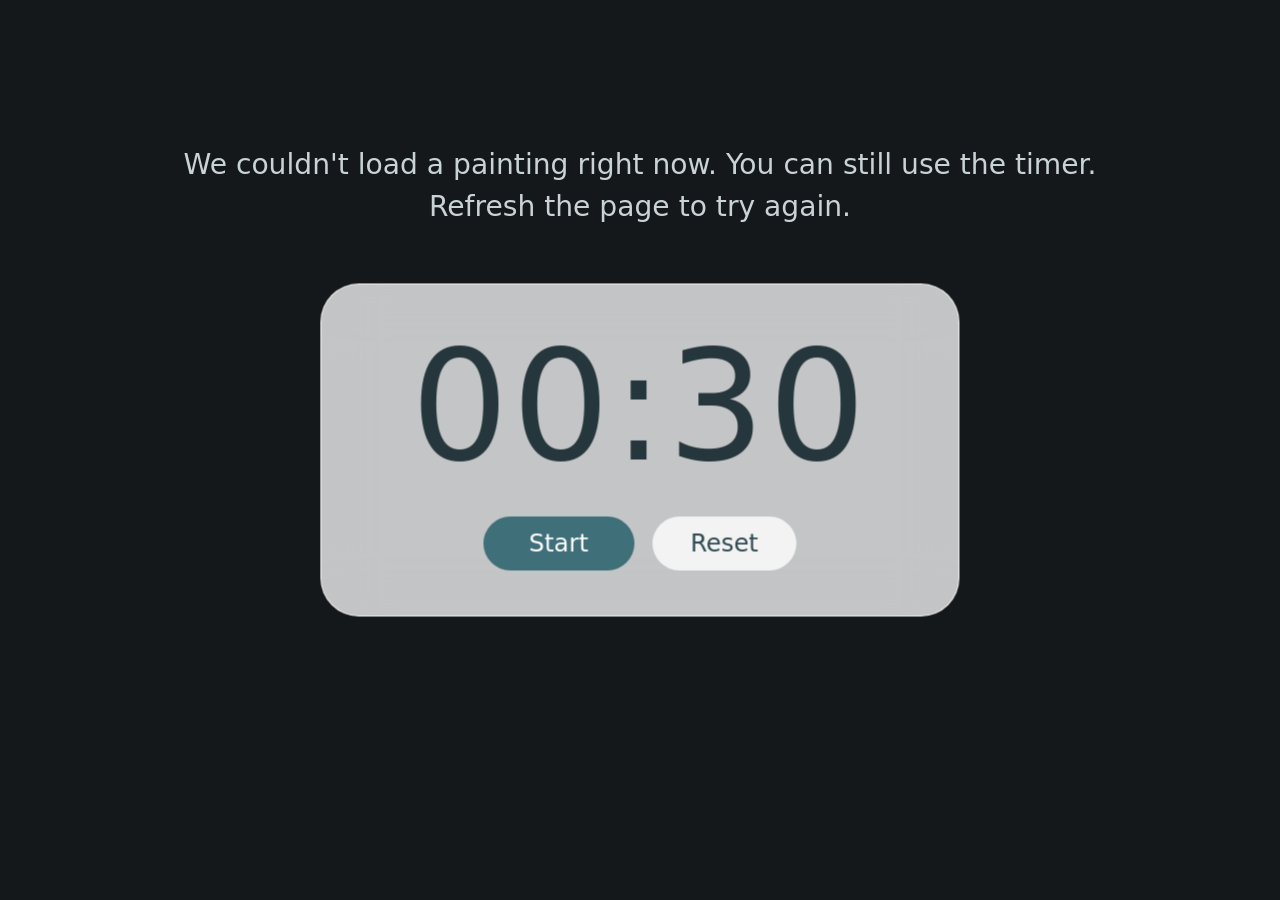
<file: index.html>
<!DOCTYPE html>
<html lang="en">
<head>
  <meta charset="UTF-8">
  <meta name="viewport" content="width=device-width, initial-scale=1.0">
  <title>Pomodoro Timer</title>
  <link rel="stylesheet" href="style.css">
</head>
<body data-state="idle">
  <div class="stage">
    <div class="frame" id="frame">
      <img id="painting" alt="" draggable="false">
      <canvas id="blur-layer" aria-hidden="true"></canvas>
    </div>
  </div>
  <p class="note" id="note" role="status" hidden></p>
  <main class="panel">
    <div class="head">
      <p class="time" id="time" role="timer">25:00</p>
      <div class="buttons">
        <button type="button" class="btn primary" id="main-button">Start</button>
        <button type="button" class="btn" id="reset-button">Reset</button>
        <button type="button" class="btn primary" id="restart-button" hidden>Restart session</button>
      </div>
    </div>
    <div class="info" id="info" hidden>
      <p class="title" id="painting-title"></p>
      <p class="meta" id="painting-meta"></p>
      <a class="link" id="painting-link" target="_blank" rel="noopener noreferrer">Read about this painting →</a>
    </div>
  </main>
  <script src="script.js"></script>
</body>
</html>
</file>
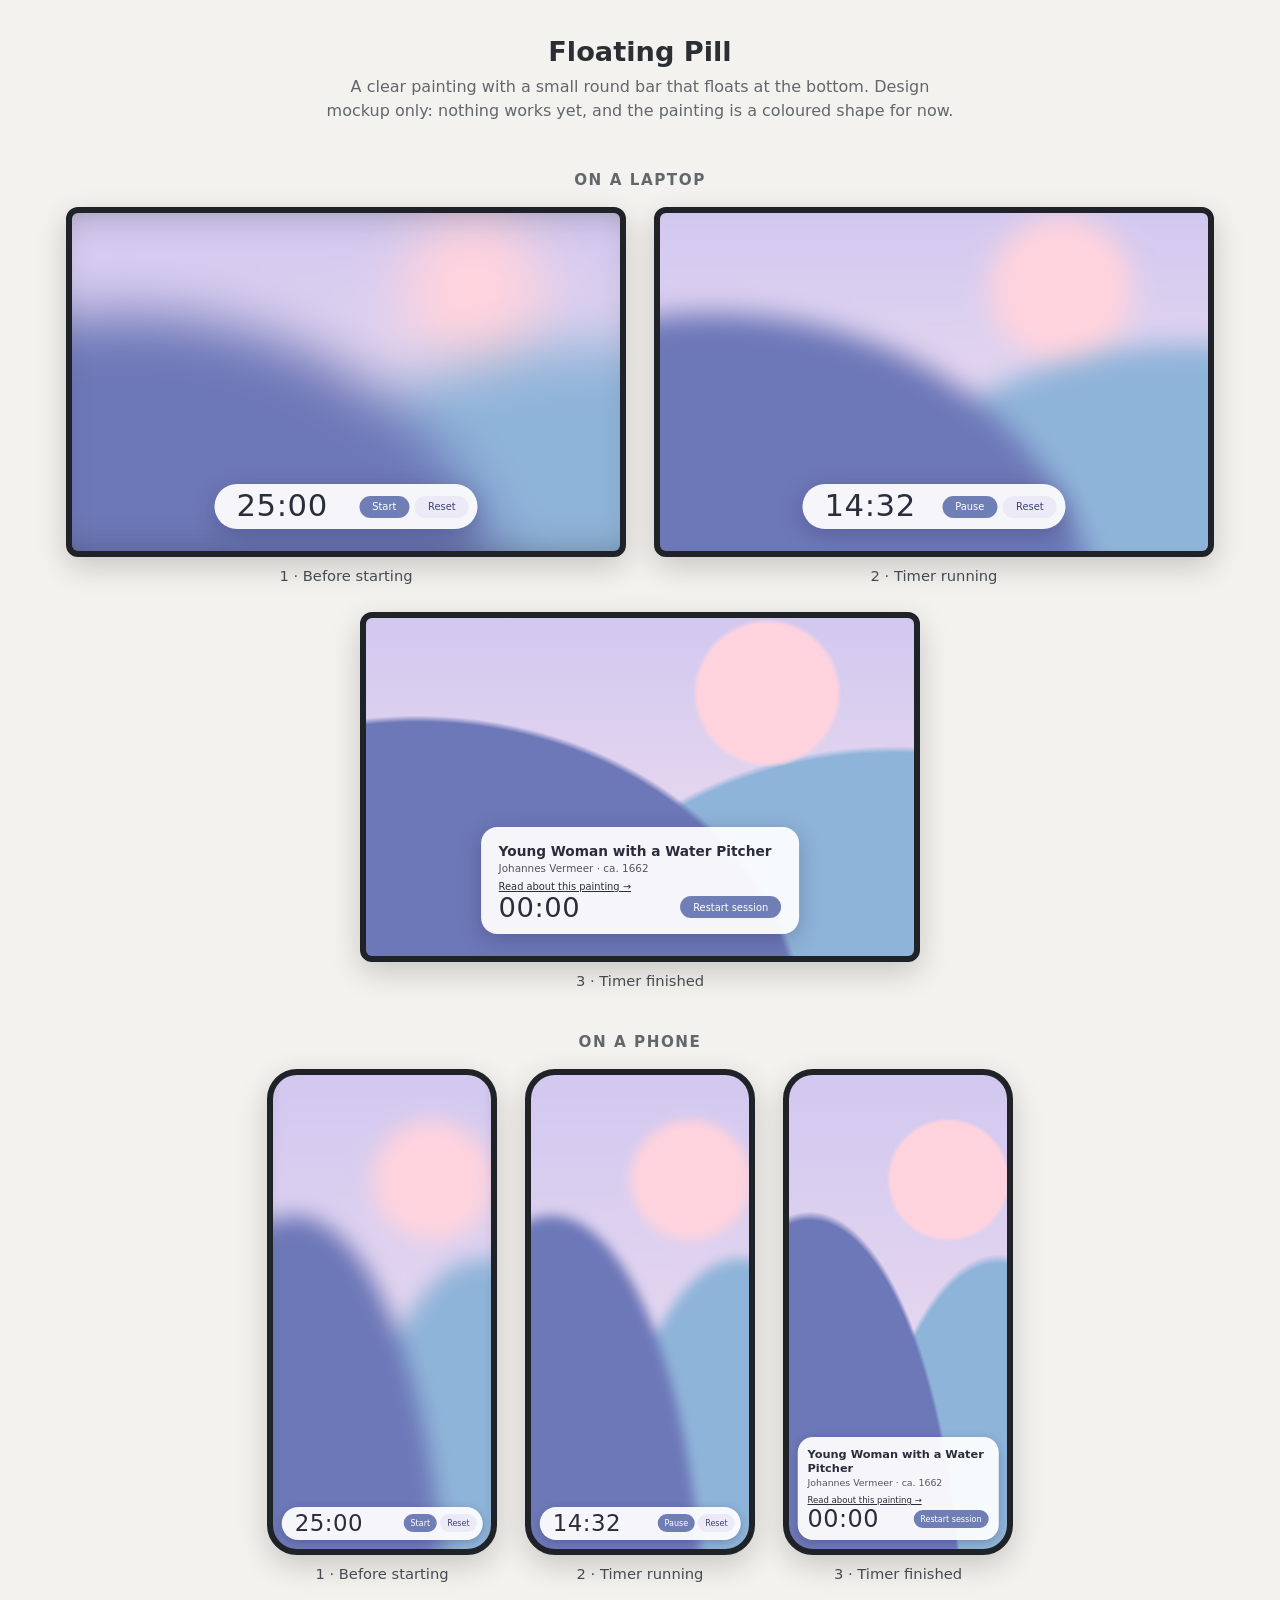
<file: mockups/floating-pill.html>
<!DOCTYPE html><html lang="en"><head><meta charset="UTF-8"><meta name="viewport" content="width=device-width, initial-scale=1.0">
<title>Mockup: Floating Pill</title><style>
*{box-sizing:border-box}
body{margin:0;background:#f4f2ee;color:#2b2f33;font-family:system-ui,-apple-system,"Segoe UI",Roboto,Helvetica,Arial,sans-serif;padding-bottom:56px}
header{padding:36px 16px 4px;text-align:center}
h1{font-size:1.7rem;font-weight:600;margin:0}
.sub{margin:8px auto 0;max-width:640px;color:#62676c;line-height:1.5}
h2{text-align:center;font-size:.95rem;letter-spacing:.1em;text-transform:uppercase;color:#62676c;margin:44px 16px 18px}
.row{display:flex;flex-wrap:wrap;justify-content:center;gap:28px;padding:0 16px}
figure{margin:0;display:flex;flex-direction:column;align-items:center;gap:10px}
figure.laptop-fig{width:min(100%,560px)}
figure.phone-fig{width:min(100%,230px)}
figcaption{font-size:.92rem;color:#4a4f55}
.device{container-type:size;position:relative;overflow:hidden;background:#222;border:6px solid #1f2328;box-shadow:0 10px 30px rgba(0,0,0,.18)}
.device.laptop{width:100%;aspect-ratio:16/10;border-radius:12px}
.device.phone{width:100%;aspect-ratio:9/19;border-radius:30px}
.device button{font-family:inherit;cursor:default}
.device a{color:inherit}
.time{font-weight:200;line-height:1;font-variant-numeric:tabular-nums;letter-spacing:.02em}
.btns{display:flex;flex-wrap:wrap}
.btn{border:0;border-radius:999px;font-weight:500;white-space:nowrap}
.art{position:absolute;inset:-8%;filter:blur(calc(var(--b)*1cqw))}
.device{--b:5}
.s-running{--b:2.4}
.s-finished{--b:0}

.art{background:radial-gradient(circle at 70% 26%,#ffd3dd 0 13%,transparent 14%),radial-gradient(ellipse at 15% 114%,#6d78b8 0 50%,transparent 51%),radial-gradient(ellipse at 90% 118%,#8fb4d9 0 46%,transparent 47%),linear-gradient(180deg,#cfc6f0,#f6e3ee)}
.bar{position:absolute;left:50%;transform:translateX(-50%);bottom:4cqw;background:rgba(255,255,255,.93);box-shadow:0 1cqw 4cqw rgba(35,35,75,.28);color:#2a2d3a}
.row2{display:flex;align-items:center;justify-content:space-between}
.btn{background:#eceaf7;color:#3c4377}
.btn.primary{background:#6f7fb5;color:#fff}
.title{font-weight:600}
.meta{opacity:.8}
.link{display:inline-block;font-weight:500;color:#4b57a3;text-decoration:underline}
.laptop .bar{width:48cqw;border-radius:999px;padding:1.3cqw 1.6cqw 1.3cqw 4cqw}
.laptop .time{font-size:5.6cqw;font-weight:300}
.laptop .btns{gap:1cqw}
.laptop .btn{font-size:1.8cqw;padding:1cqw 2.4cqw}
.laptop .bar.open{width:58cqw;border-radius:3cqw;padding:3cqw 3.2cqw 2.4cqw;gap:3.2cqw}
.laptop .bar.open .time{font-size:5cqw}
.laptop .title{font-size:2.5cqw}
.laptop .meta{font-size:1.9cqw;margin-top:.5cqw}
.laptop .link{font-size:1.8cqw;margin-top:1.2cqw}
.phone .bar{width:calc(100% - 8cqw);border-radius:999px;padding:2.4cqw 2.6cqw 2.4cqw 6cqw}
.phone .time{font-size:10.5cqw;font-weight:300}
.phone .btns{gap:1.4cqw;flex-wrap:nowrap}
.phone .btn{font-size:3.7cqw;padding:2cqw 3.2cqw}
.phone .bar.open{border-radius:7cqw;padding:5cqw 4.5cqw 4cqw;gap:4cqw}
.phone .bar.open .time{font-size:11cqw}
.phone .title{font-size:5.2cqw}
.phone .meta{font-size:4.3cqw;margin-top:.8cqw}
.phone .link{font-size:3.9cqw;margin-top:2cqw}
</style></head><body>
<header><h1>Floating Pill</h1><p class="sub">A clear painting with a small round bar that floats at the bottom. Design mockup only: nothing works yet, and the painting is a coloured shape for now.</p></header>
<h2>On a laptop</h2><div class="row">
<figure class="laptop-fig"><div class="device laptop s-before"><div class="art"></div><div class="bar"><div class="row2"><div class="time">25:00</div><div class="btns"><button type="button" class="btn primary">Start</button><button type="button" class="btn">Reset</button></div></div></div></div><figcaption>1 · Before starting</figcaption></figure>
<figure class="laptop-fig"><div class="device laptop s-running"><div class="art"></div><div class="bar"><div class="row2"><div class="time">14:32</div><div class="btns"><button type="button" class="btn primary">Pause</button><button type="button" class="btn">Reset</button></div></div></div></div><figcaption>2 · Timer running</figcaption></figure>
<figure class="laptop-fig"><div class="device laptop s-finished"><div class="art"></div><div class="bar open"><div class="info"><div class="title">Young Woman with a Water Pitcher</div><div class="meta">Johannes Vermeer · ca. 1662</div><a class="link" href="#">Read about this painting →</a></div><div class="row2"><div class="time">00:00</div><div class="btns"><button type="button" class="btn primary">Restart session</button></div></div></div></div><figcaption>3 · Timer finished</figcaption></figure>
</div>
<h2>On a phone</h2><div class="row">
<figure class="phone-fig"><div class="device phone s-before"><div class="art"></div><div class="bar"><div class="row2"><div class="time">25:00</div><div class="btns"><button type="button" class="btn primary">Start</button><button type="button" class="btn">Reset</button></div></div></div></div><figcaption>1 · Before starting</figcaption></figure>
<figure class="phone-fig"><div class="device phone s-running"><div class="art"></div><div class="bar"><div class="row2"><div class="time">14:32</div><div class="btns"><button type="button" class="btn primary">Pause</button><button type="button" class="btn">Reset</button></div></div></div></div><figcaption>2 · Timer running</figcaption></figure>
<figure class="phone-fig"><div class="device phone s-finished"><div class="art"></div><div class="bar open"><div class="info"><div class="title">Young Woman with a Water Pitcher</div><div class="meta">Johannes Vermeer · ca. 1662</div><a class="link" href="#">Read about this painting →</a></div><div class="row2"><div class="time">00:00</div><div class="btns"><button type="button" class="btn primary">Restart session</button></div></div></div></div><figcaption>3 · Timer finished</figcaption></figure>
</div>
</body></html>
</file>
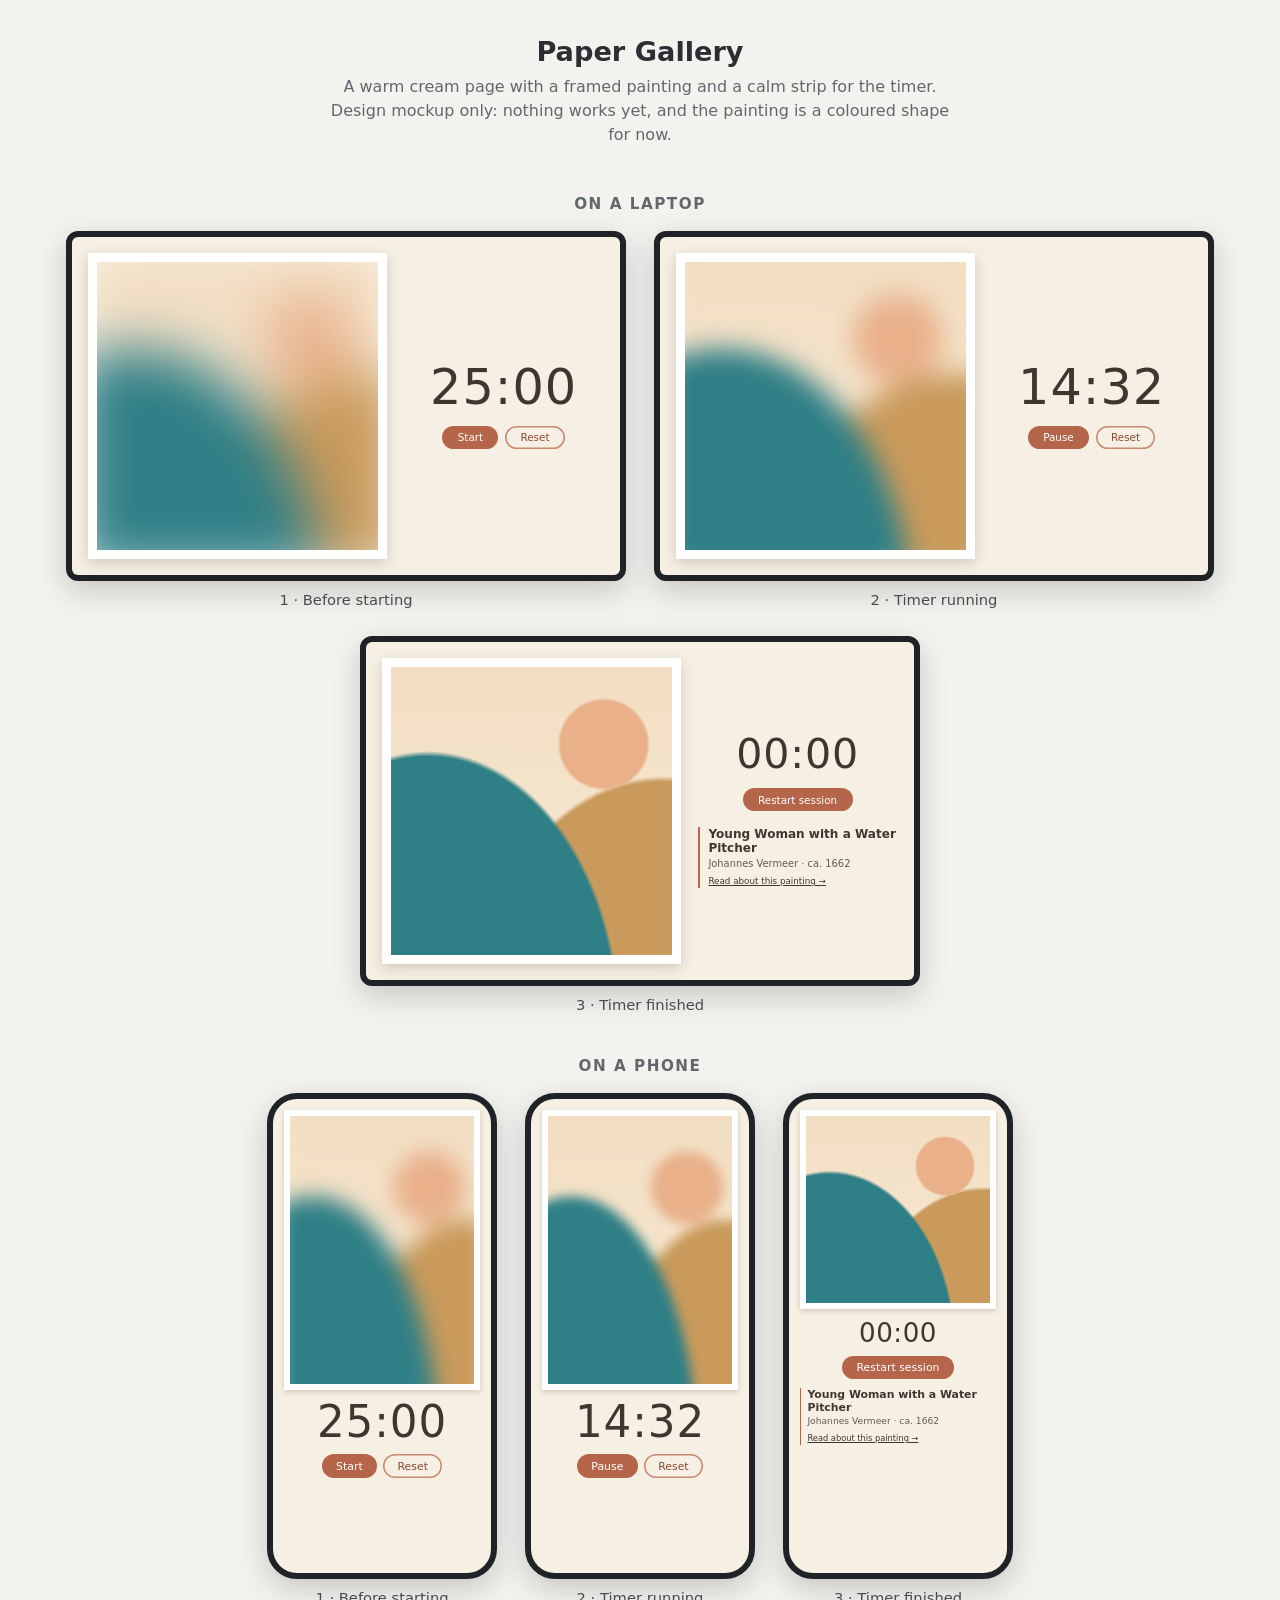
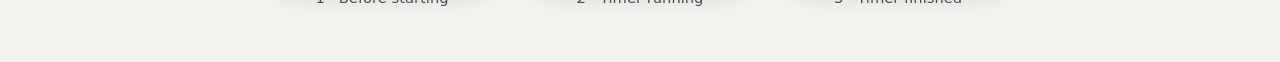
<file: mockups/paper-gallery.html>
<!DOCTYPE html><html lang="en"><head><meta charset="UTF-8"><meta name="viewport" content="width=device-width, initial-scale=1.0">
<title>Mockup: Paper Gallery</title><style>
*{box-sizing:border-box}
body{margin:0;background:#f4f2ee;color:#2b2f33;font-family:system-ui,-apple-system,"Segoe UI",Roboto,Helvetica,Arial,sans-serif;padding-bottom:56px}
header{padding:36px 16px 4px;text-align:center}
h1{font-size:1.7rem;font-weight:600;margin:0}
.sub{margin:8px auto 0;max-width:640px;color:#62676c;line-height:1.5}
h2{text-align:center;font-size:.95rem;letter-spacing:.1em;text-transform:uppercase;color:#62676c;margin:44px 16px 18px}
.row{display:flex;flex-wrap:wrap;justify-content:center;gap:28px;padding:0 16px}
figure{margin:0;display:flex;flex-direction:column;align-items:center;gap:10px}
figure.laptop-fig{width:min(100%,560px)}
figure.phone-fig{width:min(100%,230px)}
figcaption{font-size:.92rem;color:#4a4f55}
.device{container-type:size;position:relative;overflow:hidden;background:#222;border:6px solid #1f2328;box-shadow:0 10px 30px rgba(0,0,0,.18)}
.device.laptop{width:100%;aspect-ratio:16/10;border-radius:12px}
.device.phone{width:100%;aspect-ratio:9/19;border-radius:30px}
.device button{font-family:inherit;cursor:default}
.device a{color:inherit}
.time{font-weight:200;line-height:1;font-variant-numeric:tabular-nums;letter-spacing:.02em}
.btns{display:flex;flex-wrap:wrap}
.btn{border:0;border-radius:999px;font-weight:500;white-space:nowrap}
.art{position:absolute;inset:-8%;filter:blur(calc(var(--b)*1cqw))}
.device{--b:5}
.s-running{--b:2.4}
.s-finished{--b:0}

.art{background:radial-gradient(circle at 72% 30%,#e9b08a 0 13%,transparent 14%),radial-gradient(ellipse at 18% 115%,#2f7f86 0 50%,transparent 51%),radial-gradient(ellipse at 90% 118%,#c99a5b 0 46%,transparent 47%),linear-gradient(180deg,#f1dcc0,#f8ecd6)}
.screen{position:absolute;inset:0;background:#f6f0e4;color:#41362d;display:flex}
.frame{background:#fff;box-shadow:0 .8cqw 2.4cqw rgba(70,45,20,.2);flex:none}
.pic{position:relative;overflow:hidden;width:100%;height:100%}
.strip{flex:1;display:flex;flex-direction:column;align-items:center;justify-content:center;text-align:center;min-width:0}
.btns{justify-content:center}
.btn{background:transparent;color:#8c4a33;box-shadow:inset 0 0 0 1.5px #c98a70}
.btn.primary{background:#b5654a;color:#fff;box-shadow:none}
.label{text-align:left;border-left:.5cqw solid #b5654a}
.title{font-weight:600}
.meta{opacity:.8}
.link{display:inline-block;font-weight:500;color:#8c4a33;text-decoration:underline}
.laptop .screen{padding:3cqw;gap:3cqw}
.laptop .frame{width:58%;height:100%;padding:1.6cqw}
.laptop .time{font-size:9cqw}
.laptop .btns{gap:1.2cqw;margin-top:2.4cqw}
.laptop .btn{font-size:1.9cqw;padding:1cqw 2.8cqw}
.laptop.s-finished .time{font-size:7.5cqw}
.laptop .label{margin-top:3cqw;padding-left:1.6cqw}
.laptop .title{font-size:2.2cqw}
.laptop .meta{font-size:1.8cqw;margin-top:.5cqw}
.laptop .link{font-size:1.6cqw;margin-top:1cqw}
.phone .screen{flex-direction:column;padding:5cqw;gap:5cqw}
.phone .frame{width:100%;height:62%;padding:2.6cqw}
.phone.s-finished .frame{height:44%}
.phone .strip{justify-content:flex-start}
.phone .time{font-size:20cqw}
.phone.s-finished .time{font-size:12cqw}
.phone .btns{gap:3cqw;margin-top:4.5cqw}
.phone .btn{font-size:5cqw;padding:2.5cqw 6.5cqw}
.phone .label{margin-top:4cqw;padding-left:3cqw}
.phone .title{font-size:5cqw}
.phone .meta{font-size:4.2cqw;margin-top:.8cqw}
.phone .link{font-size:3.8cqw;margin-top:1.6cqw}
</style></head><body>
<header><h1>Paper Gallery</h1><p class="sub">A warm cream page with a framed painting and a calm strip for the timer. Design mockup only: nothing works yet, and the painting is a coloured shape for now.</p></header>
<h2>On a laptop</h2><div class="row">
<figure class="laptop-fig"><div class="device laptop s-before"><div class="screen"><div class="frame"><div class="pic"><div class="art"></div></div></div><div class="strip"><div class="time">25:00</div><div class="btns"><button type="button" class="btn primary">Start</button><button type="button" class="btn">Reset</button></div></div></div></div><figcaption>1 · Before starting</figcaption></figure>
<figure class="laptop-fig"><div class="device laptop s-running"><div class="screen"><div class="frame"><div class="pic"><div class="art"></div></div></div><div class="strip"><div class="time">14:32</div><div class="btns"><button type="button" class="btn primary">Pause</button><button type="button" class="btn">Reset</button></div></div></div></div><figcaption>2 · Timer running</figcaption></figure>
<figure class="laptop-fig"><div class="device laptop s-finished"><div class="screen"><div class="frame"><div class="pic"><div class="art"></div></div></div><div class="strip"><div class="time">00:00</div><div class="btns"><button type="button" class="btn primary">Restart session</button></div><div class="label"><div class="title">Young Woman with a Water Pitcher</div><div class="meta">Johannes Vermeer · ca. 1662</div><a class="link" href="#">Read about this painting →</a></div></div></div></div><figcaption>3 · Timer finished</figcaption></figure>
</div>
<h2>On a phone</h2><div class="row">
<figure class="phone-fig"><div class="device phone s-before"><div class="screen"><div class="frame"><div class="pic"><div class="art"></div></div></div><div class="strip"><div class="time">25:00</div><div class="btns"><button type="button" class="btn primary">Start</button><button type="button" class="btn">Reset</button></div></div></div></div><figcaption>1 · Before starting</figcaption></figure>
<figure class="phone-fig"><div class="device phone s-running"><div class="screen"><div class="frame"><div class="pic"><div class="art"></div></div></div><div class="strip"><div class="time">14:32</div><div class="btns"><button type="button" class="btn primary">Pause</button><button type="button" class="btn">Reset</button></div></div></div></div><figcaption>2 · Timer running</figcaption></figure>
<figure class="phone-fig"><div class="device phone s-finished"><div class="screen"><div class="frame"><div class="pic"><div class="art"></div></div></div><div class="strip"><div class="time">00:00</div><div class="btns"><button type="button" class="btn primary">Restart session</button></div><div class="label"><div class="title">Young Woman with a Water Pitcher</div><div class="meta">Johannes Vermeer · ca. 1662</div><a class="link" href="#">Read about this painting →</a></div></div></div></div><figcaption>3 · Timer finished</figcaption></figure>
</div>
</body></html>
</file>
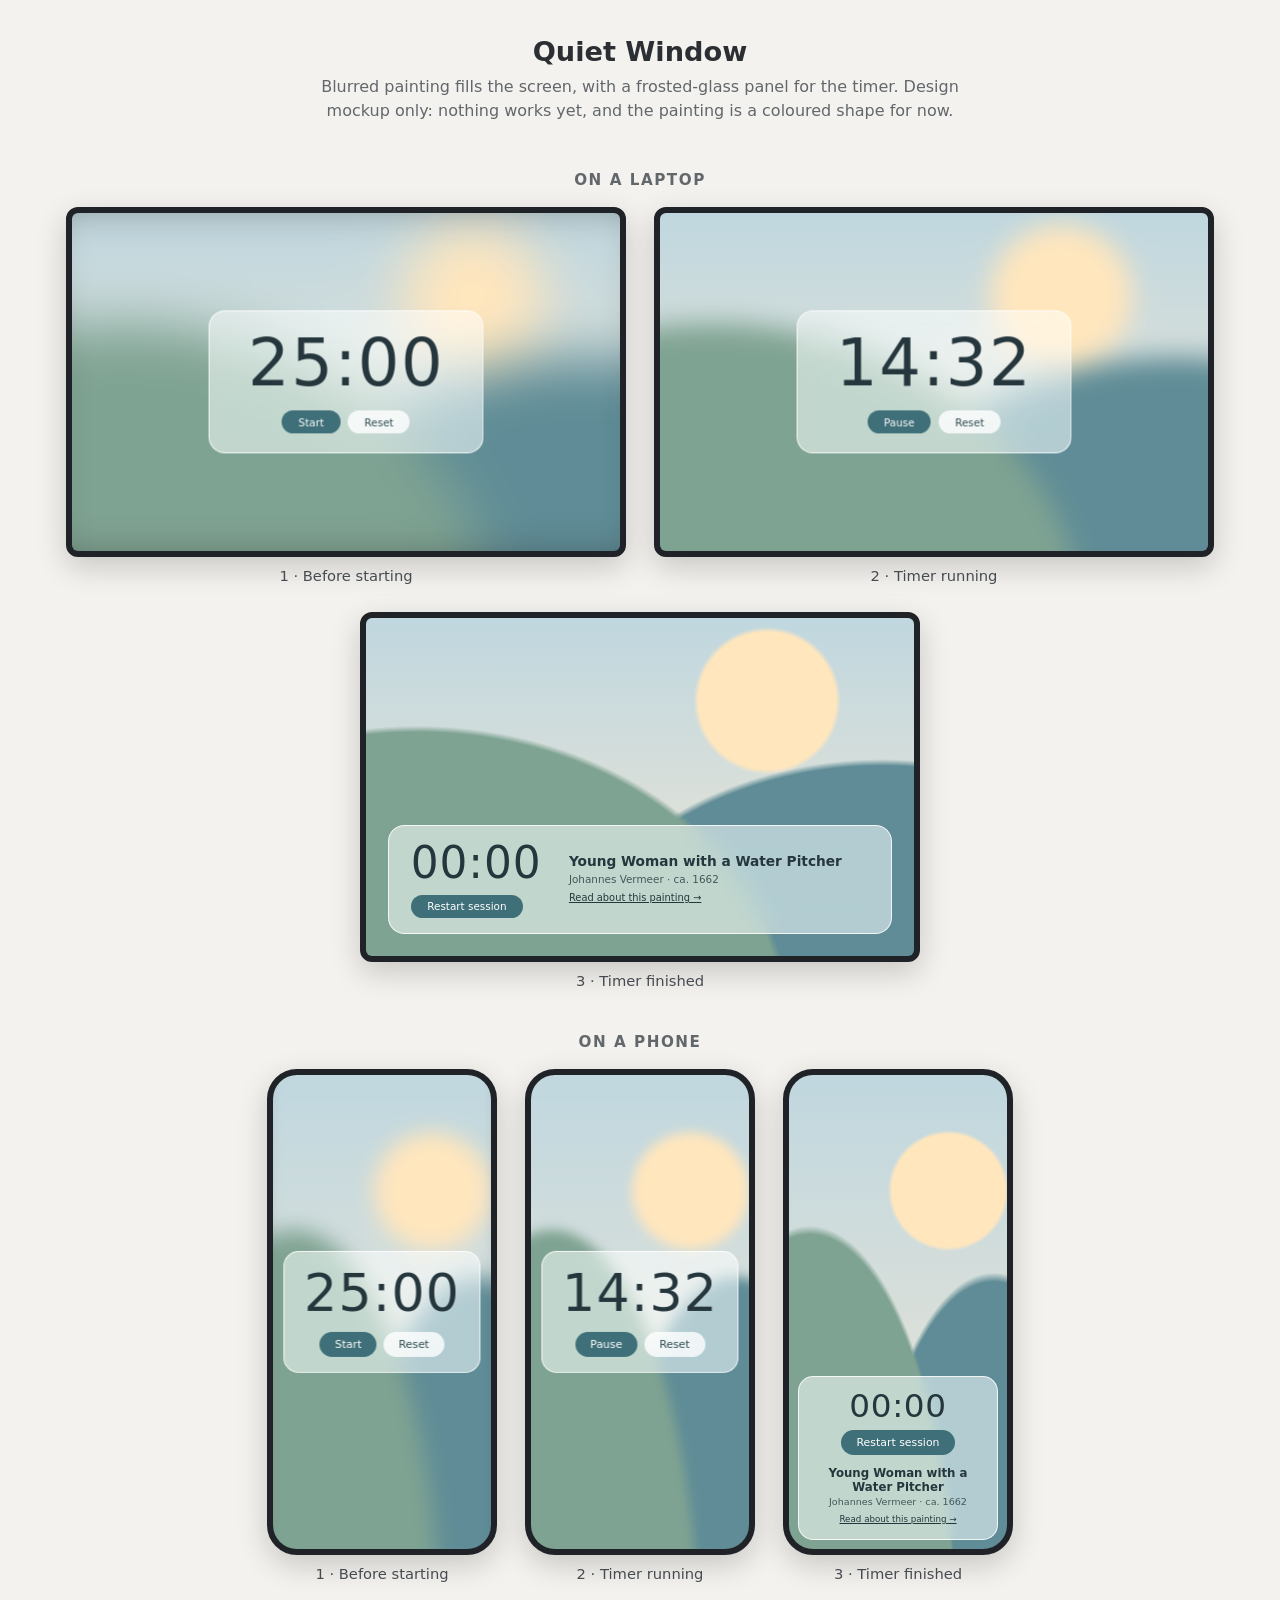
<file: mockups/quiet-window.html>
<!DOCTYPE html><html lang="en"><head><meta charset="UTF-8"><meta name="viewport" content="width=device-width, initial-scale=1.0">
<title>Mockup: Quiet Window</title><style>
*{box-sizing:border-box}
body{margin:0;background:#f4f2ee;color:#2b2f33;font-family:system-ui,-apple-system,"Segoe UI",Roboto,Helvetica,Arial,sans-serif;padding-bottom:56px}
header{padding:36px 16px 4px;text-align:center}
h1{font-size:1.7rem;font-weight:600;margin:0}
.sub{margin:8px auto 0;max-width:640px;color:#62676c;line-height:1.5}
h2{text-align:center;font-size:.95rem;letter-spacing:.1em;text-transform:uppercase;color:#62676c;margin:44px 16px 18px}
.row{display:flex;flex-wrap:wrap;justify-content:center;gap:28px;padding:0 16px}
figure{margin:0;display:flex;flex-direction:column;align-items:center;gap:10px}
figure.laptop-fig{width:min(100%,560px)}
figure.phone-fig{width:min(100%,230px)}
figcaption{font-size:.92rem;color:#4a4f55}
.device{container-type:size;position:relative;overflow:hidden;background:#222;border:6px solid #1f2328;box-shadow:0 10px 30px rgba(0,0,0,.18)}
.device.laptop{width:100%;aspect-ratio:16/10;border-radius:12px}
.device.phone{width:100%;aspect-ratio:9/19;border-radius:30px}
.device button{font-family:inherit;cursor:default}
.device a{color:inherit}
.time{font-weight:200;line-height:1;font-variant-numeric:tabular-nums;letter-spacing:.02em}
.btns{display:flex;flex-wrap:wrap}
.btn{border:0;border-radius:999px;font-weight:500;white-space:nowrap}
.art{position:absolute;inset:-8%;filter:blur(calc(var(--b)*1cqw))}
.device{--b:5}
.s-running{--b:2.4}
.s-finished{--b:0}

.art{background:radial-gradient(circle at 70% 28%,#ffe6bd 0 13%,transparent 14%),radial-gradient(ellipse at 15% 112%,#7fa392 0 48%,transparent 49%),radial-gradient(ellipse at 88% 118%,#5f8c96 0 44%,transparent 45%),linear-gradient(180deg,#bcd6e0,#f3e7d4)}
.panel{position:absolute;background:rgba(255,255,255,.55);backdrop-filter:blur(2.4cqw) saturate(1.3);-webkit-backdrop-filter:blur(2.4cqw) saturate(1.3);border:1px solid rgba(255,255,255,.8);color:#25363d;text-align:center}
.center{left:50%;top:50%;transform:translate(-50%,-50%)}
.btns{justify-content:center}
.btn{background:rgba(255,255,255,.8);color:#2f4a52}
.btn.primary{background:#3f6f78;color:#fff}
.title{font-weight:600}
.meta{opacity:.8}
.link{display:inline-block;font-weight:500;text-decoration:underline}
.laptop .panel{border-radius:3cqw;padding:3.5cqw 7cqw}
.laptop .time{font-size:12cqw}
.laptop .btns{gap:1.4cqw;margin-top:2.6cqw}
.laptop .btn{font-size:1.9cqw;padding:1cqw 3cqw}
.laptop .bottom{left:4cqw;right:4cqw;bottom:4cqw;display:grid;grid-template-columns:auto 1fr;gap:5cqw;align-items:center;text-align:left;padding:2.8cqw 4cqw}
.laptop .bottom .time{font-size:8cqw}
.laptop .bottom .btns{justify-content:flex-start;margin-top:1.8cqw}
.laptop .title{font-size:2.5cqw}
.laptop .meta{font-size:1.9cqw;margin-top:.6cqw}
.laptop .link{font-size:1.8cqw;margin-top:1.4cqw}
.phone .panel{border-radius:7cqw;padding:7cqw 9cqw}
.phone .time{font-size:24cqw}
.phone .btns{gap:3cqw;margin-top:6cqw}
.phone .btn{font-size:5cqw;padding:2.6cqw 7cqw}
.phone .bottom{left:4cqw;right:4cqw;bottom:4cqw;padding:6cqw 5cqw}
.phone .bottom .time{font-size:15cqw}
.phone .bottom .btns{margin-top:3.5cqw}
.phone .bottom .info{margin-top:5cqw}
.phone .title{font-size:5.4cqw}
.phone .meta{font-size:4.4cqw;margin-top:1cqw}
.phone .link{font-size:4cqw;margin-top:2.4cqw}
</style></head><body>
<header><h1>Quiet Window</h1><p class="sub">Blurred painting fills the screen, with a frosted-glass panel for the timer. Design mockup only: nothing works yet, and the painting is a coloured shape for now.</p></header>
<h2>On a laptop</h2><div class="row">
<figure class="laptop-fig"><div class="device laptop s-before"><div class="art"></div><div class="panel center"><div class="time">25:00</div><div class="btns"><button type="button" class="btn primary">Start</button><button type="button" class="btn">Reset</button></div></div></div><figcaption>1 · Before starting</figcaption></figure>
<figure class="laptop-fig"><div class="device laptop s-running"><div class="art"></div><div class="panel center"><div class="time">14:32</div><div class="btns"><button type="button" class="btn primary">Pause</button><button type="button" class="btn">Reset</button></div></div></div><figcaption>2 · Timer running</figcaption></figure>
<figure class="laptop-fig"><div class="device laptop s-finished"><div class="art"></div><div class="panel bottom"><div class="head"><div class="time">00:00</div><div class="btns"><button type="button" class="btn primary">Restart session</button></div></div><div class="info"><div class="title">Young Woman with a Water Pitcher</div><div class="meta">Johannes Vermeer · ca. 1662</div><a class="link" href="#">Read about this painting →</a></div></div></div><figcaption>3 · Timer finished</figcaption></figure>
</div>
<h2>On a phone</h2><div class="row">
<figure class="phone-fig"><div class="device phone s-before"><div class="art"></div><div class="panel center"><div class="time">25:00</div><div class="btns"><button type="button" class="btn primary">Start</button><button type="button" class="btn">Reset</button></div></div></div><figcaption>1 · Before starting</figcaption></figure>
<figure class="phone-fig"><div class="device phone s-running"><div class="art"></div><div class="panel center"><div class="time">14:32</div><div class="btns"><button type="button" class="btn primary">Pause</button><button type="button" class="btn">Reset</button></div></div></div><figcaption>2 · Timer running</figcaption></figure>
<figure class="phone-fig"><div class="device phone s-finished"><div class="art"></div><div class="panel bottom"><div class="head"><div class="time">00:00</div><div class="btns"><button type="button" class="btn primary">Restart session</button></div></div><div class="info"><div class="title">Young Woman with a Water Pitcher</div><div class="meta">Johannes Vermeer · ca. 1662</div><a class="link" href="#">Read about this painting →</a></div></div></div><figcaption>3 · Timer finished</figcaption></figure>
</div>
</body></html>
</file>
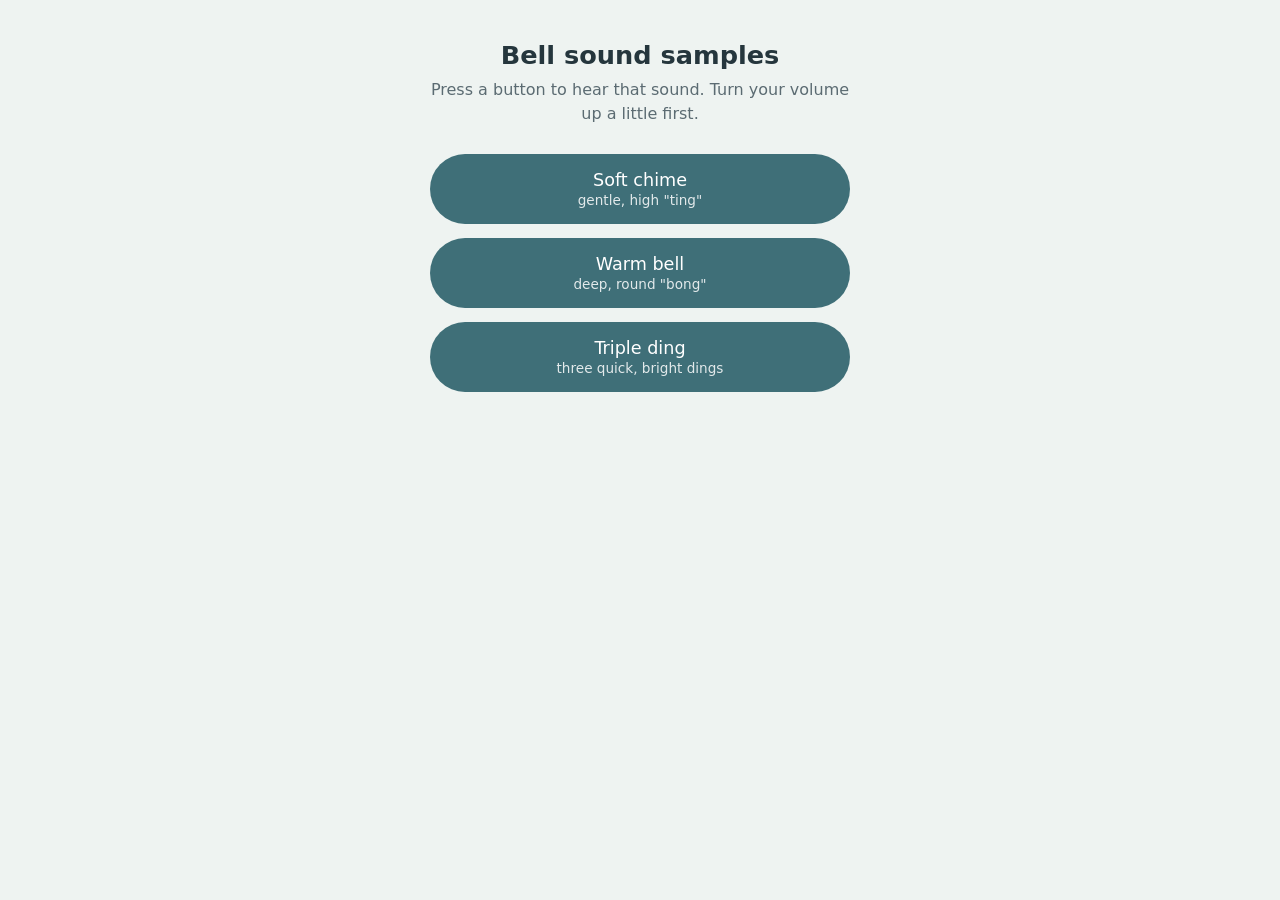
<file: sound-samples/sounds.html>
<!DOCTYPE html>
<html lang="en">
<head>
  <meta charset="UTF-8">
  <meta name="viewport" content="width=device-width, initial-scale=1.0">
  <title>Bell sound samples</title>
  <style>
    * { box-sizing: border-box; }
    body {
      margin: 0;
      min-height: 100vh;
      background: #eef3f1;
      color: #25363d;
      font-family: system-ui, -apple-system, "Segoe UI", Roboto, Helvetica, Arial, sans-serif;
      display: flex;
      flex-direction: column;
      align-items: center;
      padding: 40px 16px;
    }
    h1 { font-size: 1.6rem; font-weight: 600; margin: 0 0 8px; text-align: center; }
    p.note { margin: 0 0 28px; color: #5b6b72; text-align: center; max-width: 420px; line-height: 1.5; }
    .list { display: flex; flex-direction: column; gap: 14px; width: min(100%, 420px); }
    button {
      font: inherit;
      border: 0;
      border-radius: 999px;
      background: #3f6f78;
      color: #fff;
      padding: 16px 28px;
      font-weight: 500;
      font-size: 1.1rem;
      cursor: pointer;
      text-align: center;
    }
    button small { display: block; font-weight: 400; opacity: .85; font-size: .85rem; margin-top: 2px; }
    button:active { background: #2f5860; }
  </style>
</head>
<body>
  <h1>Bell sound samples</h1>
  <p class="note">Press a button to hear that sound. Turn your volume up a little first.</p>
  <div class="list">
    <button type="button" data-sound="chime">Soft chime<small>gentle, high "ting"</small></button>
    <button type="button" data-sound="warm">Warm bell<small>deep, round "bong"</small></button>
    <button type="button" data-sound="triple">Triple ding<small>three quick, bright dings</small></button>
  </div>

  <script>
    let ctx = null;

    // One note of a bell: several pure tones that fade out together.
    function note(start, freq, partials, decay) {
      partials.forEach(([ratio, level]) => {
        const osc = ctx.createOscillator();
        const gain = ctx.createGain();
        osc.type = "sine";
        osc.frequency.value = freq * ratio;
        gain.gain.setValueAtTime(0.0001, start);
        gain.gain.exponentialRampToValueAtTime(level, start + 0.01);
        gain.gain.exponentialRampToValueAtTime(0.0001, start + decay);
        osc.connect(gain).connect(ctx.destination);
        osc.start(start);
        osc.stop(start + decay + 0.05);
      });
    }

    const sounds = {
      // Soft chime: high, gentle, fades slowly (about 2.5 seconds)
      chime() {
        const t = ctx.currentTime;
        note(t, 1318.5, [[1, 0.3], [2.76, 0.1], [5.4, 0.04]], 2.5);
      },
      // Warm bell: low and round, long smooth fade (about 3 seconds)
      warm() {
        const t = ctx.currentTime;
        note(t, 392, [[1, 0.4], [2.01, 0.2], [2.76, 0.12], [4.07, 0.06]], 3);
      },
      // Triple ding: three quick bright dings (about 2.2 seconds in total)
      triple() {
        const t = ctx.currentTime;
        [0, 0.6, 1.2].forEach((delay) => {
          note(t + delay, 1568, [[1, 0.28], [2.4, 0.08]], 1);
        });
      }
    };

    document.querySelectorAll("button").forEach((button) => {
      button.addEventListener("click", () => {
        if (!ctx) ctx = new (window.AudioContext || window.webkitAudioContext)();
        if (ctx.state === "suspended") ctx.resume();
        sounds[button.dataset.sound]();
      });
    });
  </script>
</body>
</html>
</file>
<file: style.css>
/* One "unit" scales with the screen, like the chosen Quiet Window design. */
:root {
  --u: min(1vw, 1.6vh);
}

html {
  overflow: hidden;
}

* {
  box-sizing: border-box;
}

body {
  margin: 0;
  height: 100vh;
  height: 100dvh;
  overflow: hidden;
  position: relative;
  background: #14181b;
  color: #25363d;
  font-family: system-ui, -apple-system, "Segoe UI", Roboto, Helvetica, Arial, sans-serif;
}

/* The painting area: exactly the size of the painting, fitted inside the screen
   (never stretched or cut off). Anything blurred stays inside this area. */
.stage {
  position: absolute;
  inset: 0;
  container-type: size;
  display: flex;
  align-items: center;
  justify-content: center;
}

.frame {
  --ratio: 1;
  position: relative;
  overflow: hidden;
  aspect-ratio: var(--ratio);
  width: min(100cqw, calc(100cqh * var(--ratio)));
  opacity: 0;
  transition: opacity 0.4s ease;
}

.frame.ready {
  opacity: 1;
}

.frame img {
  position: absolute;
  inset: 0;
  display: block;
  width: 100%;
  height: 100%;
}

.frame canvas {
  position: absolute;
  pointer-events: none;
}

/* Quiet messages ("Loading painting…" and the friendly message) */
.note {
  position: absolute;
  left: 50%;
  top: 16%;
  transform: translateX(-50%);
  width: min(80%, 34em);
  margin: 0;
  text-align: center;
  line-height: 1.5;
  color: #c9d3d6;
  font-size: max(15px, calc(var(--u) * 2.2));
}

/* Frosted-glass panel in the middle */
.panel {
  position: absolute;
  left: 50%;
  top: 50%;
  transform: translate(-50%, -50%);
  text-align: center;
  background: rgba(255, 255, 255, 0.75);
  -webkit-backdrop-filter: blur(calc(var(--u) * 2.4)) saturate(1.3);
  backdrop-filter: blur(calc(var(--u) * 2.4)) saturate(1.3);
  border: 1px solid rgba(255, 255, 255, 0.8);
  border-radius: calc(var(--u) * 3);
  padding: calc(var(--u) * 3.5) calc(var(--u) * 7);
}

.time {
  margin: 0;
  font-size: calc(var(--u) * 12);
  font-weight: 200;
  line-height: 1;
  letter-spacing: 0.02em;
  font-variant-numeric: tabular-nums;
}

.buttons {
  display: flex;
  justify-content: center;
  flex-wrap: wrap;
  gap: calc(var(--u) * 1.4);
  margin-top: calc(var(--u) * 2.6);
}

.btn {
  border: 0;
  border-radius: 999px;
  font-family: inherit;
  font-weight: 500;
  font-size: max(14px, calc(var(--u) * 1.9));
  padding: calc(var(--u) * 1) calc(var(--u) * 3);
  white-space: nowrap;
  background: rgba(255, 255, 255, 0.8);
  color: #2f4a52;
  cursor: pointer;
}

.btn.primary {
  background: #3f6f78;
  color: #fff;
  min-width: 6.2em;
}

/* Phone (tall screens): bigger, rounder panel */
@media (max-aspect-ratio: 1/1) {
  :root {
    --u: 1vw;
  }
  .note {
    width: 84%;
    font-size: max(16px, calc(var(--u) * 4.4));
  }
  .panel {
    border-radius: calc(var(--u) * 7);
    padding: calc(var(--u) * 7) calc(var(--u) * 9);
  }
  .time {
    font-size: calc(var(--u) * 24);
  }
  .buttons {
    gap: calc(var(--u) * 3);
    margin-top: calc(var(--u) * 6);
  }
  .btn {
    font-size: calc(var(--u) * 5);
    padding: calc(var(--u) * 2.6) calc(var(--u) * 7);
  }
}

[hidden] {
  display: none !important;
}

/* ---- Timer finished: sharp painting, details panel at the bottom ---- */
.title,
.meta {
  margin: 0;
  overflow-wrap: anywhere;
}

.info {
  min-width: 0;
}

.title {
  font-weight: 600;
}

.meta {
  opacity: 0.8;
}

.link {
  display: inline-block;
  font-weight: 500;
  color: inherit;
  text-decoration: underline;
}

body[data-state="finished"] .panel {
  top: auto;
  left: calc(var(--u) * 4);
  right: calc(var(--u) * 4);
  bottom: calc(var(--u) * 4);
  transform: none;
  display: grid;
  grid-template-columns: auto 1fr;
  gap: calc(var(--u) * 5);
  align-items: center;
  text-align: left;
  padding: calc(var(--u) * 2.8) calc(var(--u) * 4);
}

body[data-state="finished"] .time {
  font-size: calc(var(--u) * 8);
}

body[data-state="finished"] .buttons {
  justify-content: flex-start;
  margin-top: calc(var(--u) * 1.8);
}

body[data-state="finished"] .title {
  font-size: calc(var(--u) * 2.5);
}

body[data-state="finished"] .meta {
  font-size: calc(var(--u) * 1.9);
  margin-top: calc(var(--u) * 0.6);
}

body[data-state="finished"] .link {
  font-size: calc(var(--u) * 1.8);
  margin-top: calc(var(--u) * 1.4);
}

@media (max-aspect-ratio: 1/1) {
  body[data-state="finished"] .panel {
    display: block;
    text-align: center;
    padding: calc(var(--u) * 6) calc(var(--u) * 5);
  }
  body[data-state="finished"] .time {
    font-size: calc(var(--u) * 15);
  }
  body[data-state="finished"] .buttons {
    justify-content: center;
    margin-top: calc(var(--u) * 3.5);
  }
  body[data-state="finished"] .info {
    margin-top: calc(var(--u) * 5);
  }
  body[data-state="finished"] .title {
    font-size: calc(var(--u) * 5.4);
  }
  body[data-state="finished"] .meta {
    font-size: calc(var(--u) * 4.4);
    margin-top: calc(var(--u) * 1);
  }
  body[data-state="finished"] .link {
    font-size: calc(var(--u) * 4);
    margin-top: calc(var(--u) * 2.4);
  }
}
</file>
